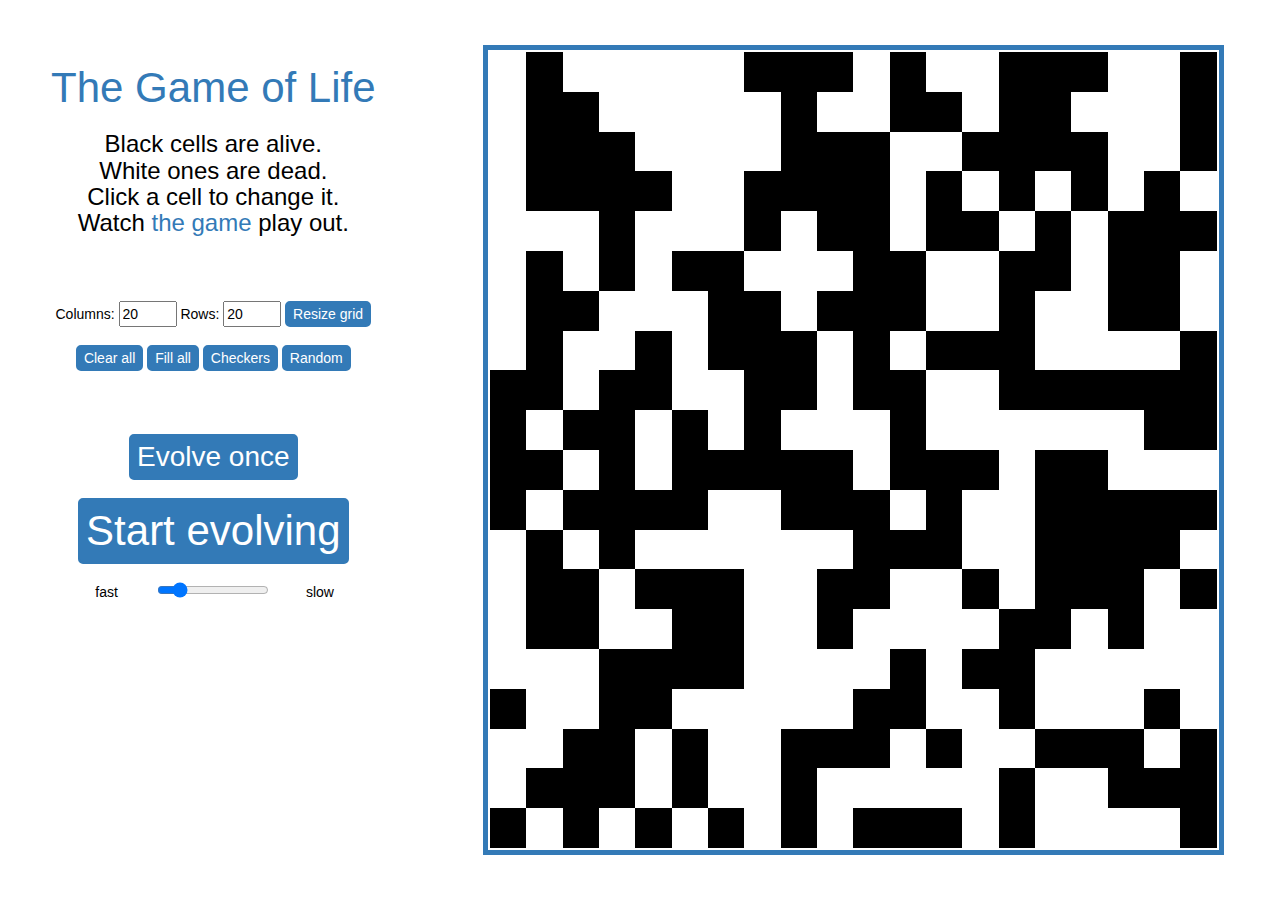
<file: index.html>
<!DOCTYPE html>
<html lang="en-US">

<head>
    <title>The Game of Life</title>
    <meta name="description" content="Simple interactive browser-based visualization of the Game of Life">
    <meta name="author" content="Anjana Sofia Vakil">
    <meta charset="UTF-8">

    <!-- Bootstrap -->
    <link rel="stylesheet" href="https://maxcdn.bootstrapcdn.com/bootstrap/3.3.5/css/bootstrap.min.css">
    <meta name="viewport" content="width=device-width, initial-scale=1">

    <!-- Custom CSS -->
    <link rel="stylesheet" type="text/css" href="style.css">

</head>

<body>

<div class="container-fluid">
<div id="wrapper" class="row">

    <header class="col-md-4">

        <div>
            <h1>The Game of Life</h1>

            <h3>
                <div>Black cells are alive.</div>
                <div>White ones are dead.</div>
                <div>Click a cell to change it.</div>
                <div>
                    Watch
                    <a href="https://en.wikipedia.org/wiki/Conway%27s_Game_of_Life"
                        title="Conway's Game of Life on Wikipedia">
                        the game
                    </a> play out.
                </div>
            </h3>

        </div>

        <div id="controls">
            <form class="row">
                <div class="col-xs-12">
                    Columns: <input id="num-cols" type="number" name="columns" min="2" max="50">
                    Rows: <input id="num-rows" type="number" name="rows" min="2" max="50">
                    <button type="button" name="resize" onclick="resizeGrid(columns.value, rows.value)">
                        Resize grid
                    </button>
                </div>
            </form>
            <div class="row">
                <div class="col-xs-12">
                    <button type="button" name="clear" onclick="clearGrid()">Clear all</button>

                    <button type="button" name="fill" onclick="fillGrid()">Fill all</button>

                    <button type="button" name="checker" onclick="checkerGrid()">Checkers</button>

                    <button type="button" name="random" onclick="randomValues()">Random</button>
                </div>
            </div>
            <div id="main-buttons">
                <div class="row">
                    <div class="col-xs-12">
                        <button type="button" name="evolve" onclick="updateGrid()">Evolve once</button>
                    </div>
                </div>
                <div class="row">
                    <div class="col-xs-12">
                        <button type="button" name="start" onclick="toggleEvolve(this)" value="stopped" id="startButton">
                            Start evolving
                        </button>
                    </div>
                </div>
                <div class="slider row">
                    <div class="col-xs-2 col-xs-offset-2"> fast </div>
                    <div class="col-xs-4">
                         <input type="range" name="speed" min="50" max="3000" value="500" id="speed"/>
                     </div>
                    <div class="col-xs-2"> slow </div>

                </div>
            </div>
        </div>

    </header>

    <main class="col-md-8">

        <div id="grid">
            <!-- cells will be generated here -->
        </div>

    </main>

</div> <!-- .row -->
</div> <!-- .container -->

    <script src="gameOfLife.js"></script>

</body>

</html>
</file>
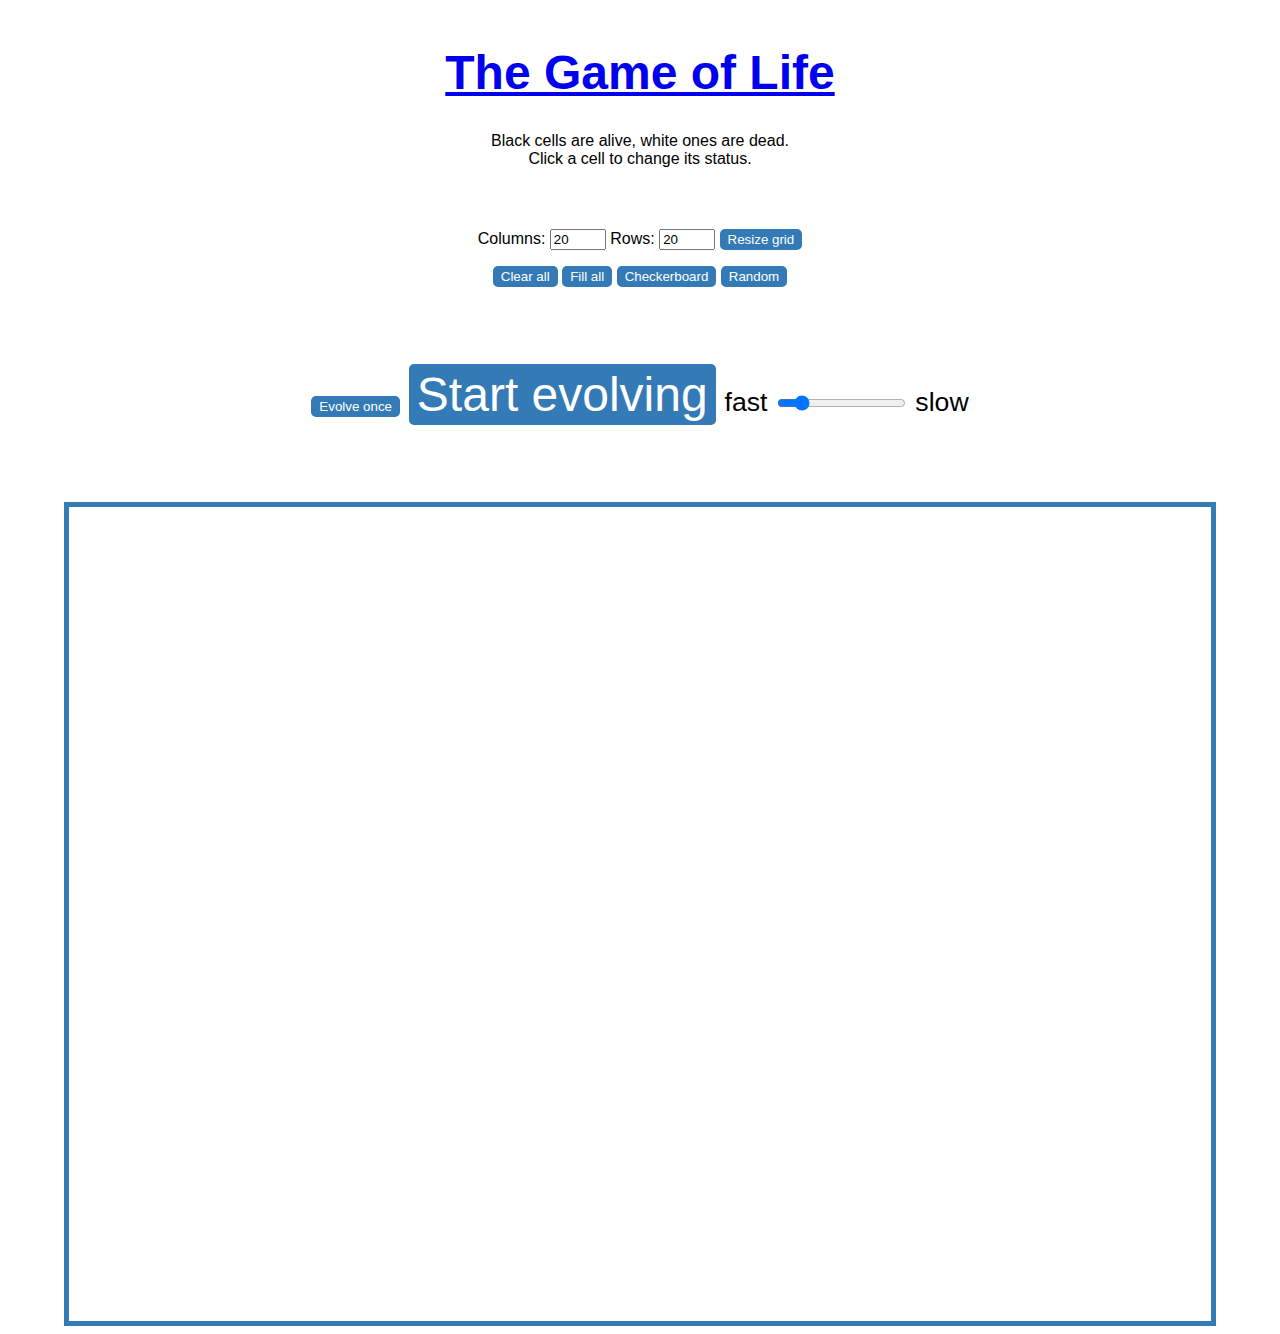
<file: gameOfLife.html>
<!DOCTYPE html>
<html lang="en-US">

<head>
    <title>The Game of Life</title>
    <meta name="description" content="Simple interactive browser-based visualization of the Game of Life">
    <meta name="author" content="Anjana Sofia Vakil">
    <meta charset="UTF-8">

    <link rel="stylesheet" type="text/css" href="style.css">

</head>

<body>

    <main>
        <header>
            <h1><a href="https://en.wikipedia.org/wiki/Conway%27s_Game_of_Life"
                    title="Conway's Game of Life on Wikipedia">The Game of Life</a></h1>

            <p>
                <div class="instructions">Black cells are alive, white ones are dead. </div>
                <div class="instructions">Click a cell to change its status.</div>
            </p>
        </header>

        <div id="controls">
            <form>
                Columns: <input type="number" name="columns" min="2" max="50" value="20">
                Rows: <input type="number" name="rows" min="2" max="50" value="20">
                <button type="button" name="resize" onclick="resizeGrid(columns.value, rows.value)">Resize grid</button>
            </form>
            <p>
                <button type="button" name="clear" onclick="clearGrid()">Clear all</button>
                <button type="button" name="fill" onclick="fillGrid()">Fill all</button>
                <button type="button" name="checker" onclick="checkerGrid()">Checkerboard</button>
                <button type="button" name="random" onclick="randomValues()">Random</button>
            </p>
            <p id="main-buttons">
                <button type="button" name="evolve" onclick="updateGrid()">Evolve once</button>
                <button type="button" name="start" onclick="toggleEvolve(this)" value="stopped" id="startButton">
                    Start evolving</button>
                <small>
                    fast <input type="range" name="speed" min="50" max="3000" value="500" id="speed"> slow
                </small>
            </p>
        </div>

        <div id="grid">
            <!--div class="cell"></div-->
        </div>


    </main>


    <script src="gameOfLife.js"></script>

</body>

</html>
</file>
<file: style.css>
body {
    font-family: sans-serif;
    /*background-color: #196464;*/
    background-color: white;
    color: black;
    /*font-size: 1em;*/
}


header {
    /*background-color: #196464;*/
    /*max-width:400px;*/
    /*float:left;*/
    margin-top: 5vh;
    /*font-size: 1.3em;*/
    /*border:3px solid yellow;*/
    text-align: center;
}


main {
    /*clear:both;*/
    /*max-width: 90%;*/
    margin-top: 5vh;
    /*background-color: white;*/
    /*border: 3px solid red;*/
}

h1 {
    color: #337ab7;
    font-size: 3em;
}

/*h1 a {
    text-align: center;
    float:left;
    margin-bottom:20px;
    text-decoration: none;
    color:white;
}

h1 a:hover {
    text-decoration: underline;
}*/


/*.instructions {
    float:left;
    padding-right: .5em;
}*/

button{
    /*padding: 5px;*/
    background-color: #337ab7;
    color: white;
    border: 2px solid #337ab7;
    border-radius: 5px;
    /*font-size: 1em;*/
    /*width:100%;*/
}

button:active {
    background-color:white;
    color:#337ab7;
}

#controls {
    padding-top:5vh;
    text-align:center;

}

#controls .row {
    padding: 1vh 0;
    /*font-size:.75em;*/
}

/*#controls {
    min-width: 40%;
    padding: 20px 10px;
    text-align: center;
    float:right;
}*/

#main-buttons {
    font-size:2em;
    padding-top: 5vh;
    padding-bottom: 5vh;
}

#startButton {
    font-size: 1.5em;
}

#main-buttons .slider {
    font-size:.5em;
}

#grid {
    /*clear:both;*/
    background-color: white;
    margin: 0px auto;
    height: 90vh;
    max-width: 90%;
    padding: 2px;
    border: 5px solid #337ab7;

}

.grid-row {
    /*border: 1px solid red;*/
    overflow: auto;
}

.cell {
    margin: 0px;
    padding: 0px;
    /*width: 50px;*/
    /*height: 100%;*/
    /*border: 1px solid black;*/
    float:left;
}

.alive {
    background-color: black;
}
</file>
